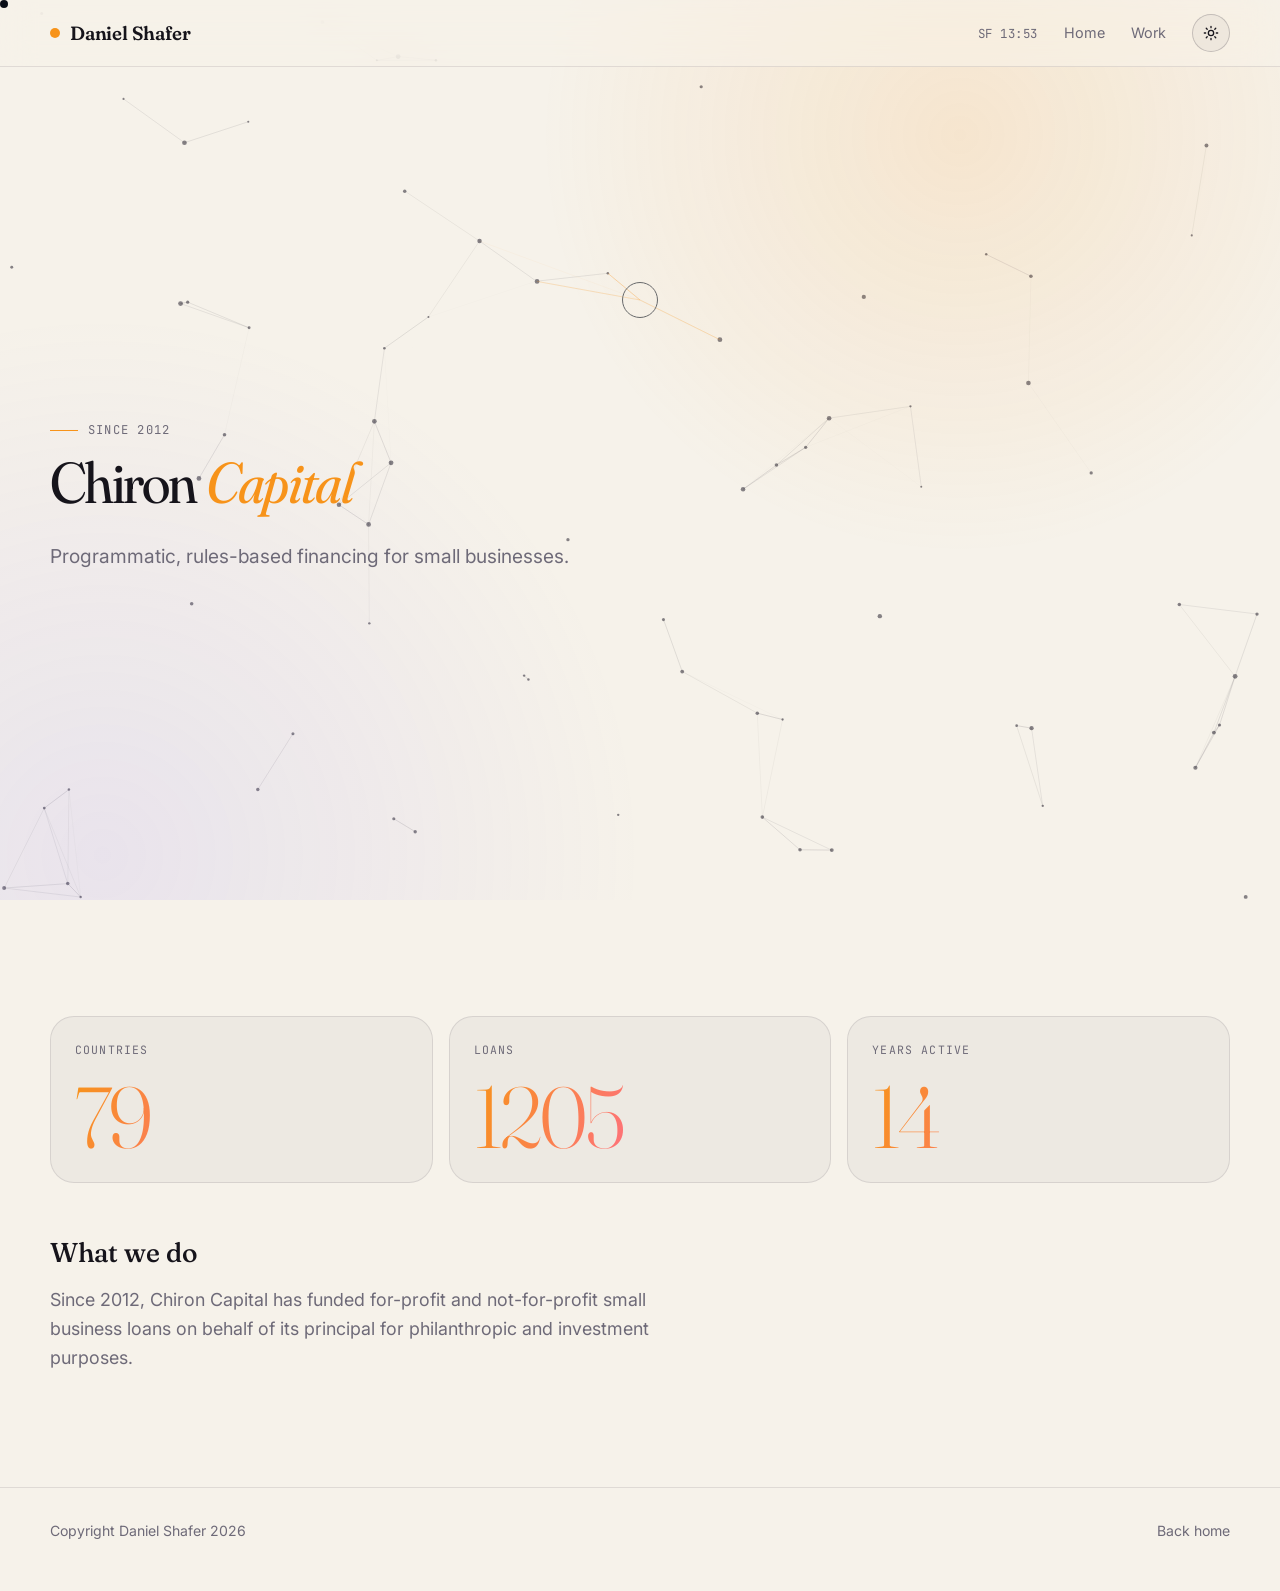
<file: chiron.html>
<!doctype html>
<html lang="en">

<head>
    <meta charset="utf-8">
    <meta name="viewport" content="width=device-width, initial-scale=1.0">
    <meta name="description" content="Chiron Capital: programmatic, rules-based small-business financing since 2012.">
    <meta name="theme-color" content="#0a0a0d">
    <title>Chiron Capital</title>
    <link rel="icon" href="/favicon.svg" type="image/svg+xml">
    <link rel="preconnect" href="https://fonts.googleapis.com">
    <link rel="preconnect" href="https://fonts.gstatic.com" crossorigin>
    <link rel="stylesheet"
        href="https://fonts.googleapis.com/css2?family=Fraunces:ital,opsz,wght,SOFT,WONK@0,9..144,100..900,0..100,0..1;1,9..144,100..900,0..100,0..1&family=Inter:wght@400;500;600&family=JetBrains+Mono:wght@400;500&display=swap">
    <link rel="stylesheet" href="css/site.css?v=7">
</head>

<body>
    <canvas id="field" aria-hidden="true"></canvas>
    <div class="glow" aria-hidden="true"></div>
    <div class="progress" aria-hidden="true"></div>
    <div class="cursor" aria-hidden="true"></div>
    <div class="cursor-ring" aria-hidden="true"></div>

    <header class="nav">
        <div class="wrap">
            <a class="logo" href="/"><span class="dot"></span>Daniel Shafer</a>
            <ul>
                <li><span class="clock"></span></li>
                <li><a class="link" href="/">Home</a></li>
                <li><a class="link" href="/#work">Work</a></li>
                <li>
                    <button class="theme" type="button" aria-label="Toggle light and dark theme">
                        <svg class="moon" viewBox="0 0 24 24" fill="none" stroke="currentColor" stroke-width="2" stroke-linecap="round" stroke-linejoin="round"><path d="M21 12.8A9 9 0 1 1 11.2 3a7 7 0 0 0 9.8 9.8z"/></svg>
                        <svg class="sun" viewBox="0 0 24 24" fill="none" stroke="currentColor" stroke-width="2" stroke-linecap="round" stroke-linejoin="round"><circle cx="12" cy="12" r="4"/><path d="M12 2v2M12 20v2M4.9 4.9l1.4 1.4M17.7 17.7l1.4 1.4M2 12h2M20 12h2M4.9 19.1l1.4-1.4M17.7 6.3l1.4-1.4"/></svg>
                    </button>
                </li>
            </ul>
        </div>
    </header>

    <main>
        <div class="wrap hero">
            <span class="eyebrow">Since 2012</span>
            <h1 class="title page-title">Chiron <em>Capital</em></h1>
            <p class="lede">Programmatic, rules-based financing for small businesses.</p>
        </div>

        <section>
            <div class="wrap">
                <div class="bento stats">
                    <div class="tile s-4 reveal"><span class="k">Countries</span><div class="big">79</div></div>
                    <div class="tile s-4 reveal"><span class="k">Loans</span><div class="big">1205</div></div>
                    <div class="tile s-4 reveal"><span class="k">Years active</span><div class="big" data-years-since="2012">14</div></div>
                </div>
                <div class="prose reveal">
                    <h3>What we do</h3>
                    <p>
                        Since 2012, Chiron Capital has funded for-profit and not-for-profit small business
                        loans on behalf of its principal for philanthropic and investment purposes.
                    </p>
                </div>
            </div>
        </section>
    </main>

    <footer>
        <div class="wrap">
            <span>Copyright Daniel Shafer <span id="year">2026</span></span>
            <span class="links"><a href="/">Back home</a></span>
        </div>
    </footer>

    <script src="js/site.js?v=7"></script>
</body>

</html>
</file>
<file: css/site.css>
/* ------------------------------------------------------------------
   Daniel Shafer, personal site
   One stylesheet for every page. Vanilla CSS, no framework.
   ------------------------------------------------------------------ */

:root {
    --bg: #0a0a0d;
    --bg-2: #121217;
    --bg-3: #1a1a21;
    --ink: #f3efe6;
    --ink-2: #c9c4b8;
    --muted: #8d8a97;
    --line: rgba(255, 255, 255, 0.08);
    --line-2: rgba(255, 255, 255, 0.16);
    --card: rgba(255, 255, 255, 0.035);
    --card-hover: rgba(255, 255, 255, 0.06);
    --amber: #f7931a;
    --amber-2: #ffb547;
    --rose: #ff6b8f;
    --violet: #8b7bff;
    --mint: #5fe3b0;
    --on-amber: #1a1206;
    --radius: 24px;
    --radius-s: 14px;
    --display: "Fraunces", Georgia, serif;
    --sans: "Inter", -apple-system, BlinkMacSystemFont, "Segoe UI", sans-serif;
    --mono: "JetBrains Mono", ui-monospace, Menlo, monospace;
    --ease: cubic-bezier(0.22, 1, 0.36, 1);
    --node: 255, 255, 255;
    color-scheme: dark;
}

:root[data-theme="light"] {
    --bg: #f6f2ea;
    --bg-2: #ede7db;
    --bg-3: #e3dccd;
    --ink: #16141b;
    --ink-2: #3b3843;
    --muted: #6e6a78;
    --line: rgba(20, 16, 30, 0.1);
    --line-2: rgba(20, 16, 30, 0.2);
    --card: rgba(20, 16, 30, 0.035);
    --card-hover: rgba(20, 16, 30, 0.06);
    --node: 20, 16, 30;
    color-scheme: light;
}

*, *::before, *::after { box-sizing: border-box; margin: 0; padding: 0; }

html { scroll-behavior: smooth; }

body {
    background: var(--bg);
    color: var(--ink);
    font-family: var(--sans);
    font-size: 17px;
    line-height: 1.6;
    -webkit-font-smoothing: antialiased;
    overflow-x: hidden;
    transition: background 0.5s, color 0.5s;
}

a { color: inherit; }
img { max-width: 100%; display: block; }
::selection { background: var(--amber); color: var(--on-amber); }

.wrap { width: min(1180px, 100% - 40px); margin-inline: auto; }

/* ---------- ambient layers ---------- */
#field {
    position: fixed;
    inset: 0;
    z-index: -2;
    width: 100%;
    height: 100%;
}
.glow {
    position: fixed;
    inset: 0;
    z-index: -1;
    pointer-events: none;
    background:
        radial-gradient(700px circle at var(--mx, 75%) var(--my, 15%), rgba(247, 147, 26, 0.13), transparent 60%),
        radial-gradient(900px circle at 8% 95%, rgba(139, 123, 255, 0.12), transparent 60%);
}
.progress {
    position: fixed;
    top: 0;
    left: 0;
    height: 2px;
    width: 100%;
    z-index: 30;
    transform-origin: 0 50%;
    transform: scaleX(var(--p, 0));
    background: linear-gradient(90deg, var(--amber), var(--rose), var(--violet));
}

/* ---------- cursor ---------- */
.cursor, .cursor-ring {
    position: fixed;
    top: 0;
    left: 0;
    pointer-events: none;
    z-index: 40;
    border-radius: 50%;
    mix-blend-mode: difference;
}
.cursor { width: 8px; height: 8px; background: #fff; }
.cursor-ring {
    width: 36px;
    height: 36px;
    border: 1.5px solid #fff;
    opacity: 0.6;
    transition: width 0.25s var(--ease), height 0.25s var(--ease), opacity 0.25s;
}
body.is-hovering .cursor-ring { width: 64px; height: 64px; opacity: 0.9; }
@media (hover: none), (pointer: coarse) { .cursor, .cursor-ring { display: none; } }

/* ---------- nav ---------- */
.nav {
    position: sticky;
    top: 0;
    z-index: 20;
    backdrop-filter: blur(16px) saturate(140%);
    -webkit-backdrop-filter: blur(16px) saturate(140%);
    background: color-mix(in srgb, var(--bg) 65%, transparent);
    border-bottom: 1px solid var(--line);
}
.nav .wrap {
    display: flex;
    align-items: center;
    justify-content: space-between;
    gap: 20px;
    height: 66px;
}
.logo {
    display: inline-flex;
    align-items: center;
    gap: 10px;
    white-space: nowrap;
    font-family: var(--display);
    font-variation-settings: "opsz" 48, "wght" 600, "SOFT" 60, "WONK" 1;
    font-size: 1.2rem;
    text-decoration: none;
    letter-spacing: -0.01em;
}
.logo .dot {
    width: 10px;
    height: 10px;
    border-radius: 50%;
    background: var(--amber);
    box-shadow: 0 0 0 0 rgba(247, 147, 26, 0.7);
    animation: pulse 2.4s infinite;
}
@keyframes pulse {
    70% { box-shadow: 0 0 0 12px rgba(247, 147, 26, 0); }
    100% { box-shadow: 0 0 0 0 rgba(247, 147, 26, 0); }
}
.nav ul { display: flex; align-items: center; gap: 26px; list-style: none; min-width: 0; flex-shrink: 1; }
.nav a.link {
    position: relative;
    font-size: 0.9rem;
    color: var(--muted);
    text-decoration: none;
    transition: color 0.2s;
}
.nav a.link::after {
    content: "";
    position: absolute;
    left: 0;
    bottom: -6px;
    width: 100%;
    height: 1px;
    background: var(--amber);
    transform: scaleX(0);
    transform-origin: right;
    transition: transform 0.3s var(--ease);
}
.nav a.link:hover { color: var(--ink); }
.nav a.link:hover::after { transform: scaleX(1); transform-origin: left; }
.clock {
    font-family: var(--mono);
    font-size: 0.78rem;
    color: var(--muted);
    letter-spacing: 0.04em;
    display: none;
}
@media (min-width: 700px) { .clock { display: inline; } }
.theme {
    width: 38px;
    height: 38px;
    border-radius: 50%;
    border: 1px solid var(--line-2);
    background: var(--card);
    color: var(--ink);
    cursor: pointer;
    display: grid;
    place-items: center;
    transition: transform 0.3s var(--ease), background 0.2s;
}
.theme:hover { transform: rotate(25deg); background: var(--card-hover); }
.theme svg { width: 16px; height: 16px; }
.theme .sun { display: none; }
:root[data-theme="light"] .theme .sun { display: block; }
:root[data-theme="light"] .theme .moon { display: none; }

/* ---------- hero ---------- */
.hero {
    min-height: calc(100svh - 66px);
    display: grid;
    align-content: center;
    padding: clamp(56px, 10vw, 120px) 0 clamp(48px, 8vw, 96px);
}
.eyebrow {
    display: inline-flex;
    align-items: center;
    gap: 10px;
    font-family: var(--mono);
    font-size: 0.76rem;
    letter-spacing: 0.1em;
    text-transform: uppercase;
    color: var(--muted);
}
.eyebrow::before {
    content: "";
    width: 28px;
    height: 1px;
    background: var(--amber);
}
.name {
    font-family: var(--display);
    font-size: clamp(3.4rem, 13vw, 11rem);
    line-height: 0.92;
    letter-spacing: -0.045em;
    margin: 22px 0 30px;
    font-variation-settings: "opsz" 144, "wght" 400, "SOFT" 30, "WONK" 0;
}
.name .w { display: inline-block; white-space: nowrap; }
.name .c {
    display: inline-block;
    transition: font-variation-settings 0.5s var(--ease), color 0.3s;
    font-variation-settings: "opsz" 144, "wght" var(--wg, 400), "SOFT" var(--sf, 30), "WONK" 0;
}
.name .c.on { color: var(--amber); }
.roles {
    display: flex;
    flex-wrap: wrap;
    align-items: baseline;
    gap: 14px;
    font-family: var(--display);
    font-size: clamp(1.3rem, 3vw, 2rem);
    font-variation-settings: "opsz" 48, "wght" 300, "SOFT" 100, "WONK" 1;
    color: var(--ink-2);
}
.roles .role {
    position: relative;
    color: var(--ink);
    font-style: italic;
    min-width: 7ch;
}
.roles .role::after {
    content: "";
    display: inline-block;
    width: 2px;
    height: 0.9em;
    margin-left: 4px;
    background: var(--amber);
    vertical-align: -0.12em;
    animation: blink 1.1s steps(2) infinite;
}
@keyframes blink { 50% { opacity: 0; } }
.lede {
    max-width: 40rem;
    margin-top: 28px;
    font-size: clamp(1.02rem, 1.8vw, 1.2rem);
    color: var(--muted);
}
.lede strong { color: var(--ink); font-weight: 500; }
.cta { display: flex; flex-wrap: wrap; gap: 12px; margin-top: 38px; }

/* buttons */
.btn {
    position: relative;
    display: inline-flex;
    align-items: center;
    gap: 10px;
    padding: 14px 24px;
    border-radius: 999px;
    font-size: 0.95rem;
    font-weight: 500;
    text-decoration: none;
    border: 1px solid var(--line-2);
    background: var(--card);
    color: var(--ink);
    cursor: pointer;
    overflow: hidden;
    transition: border-color 0.2s, transform 0.15s;
    will-change: transform;
}
.btn > span { position: relative; z-index: 1; }
.btn::before {
    content: "";
    position: absolute;
    inset: 0;
    background: var(--amber);
    transform: translateY(102%);
    transition: transform 0.4s var(--ease);
}
.btn:hover { border-color: var(--amber); color: var(--on-amber); }
.btn:hover::before { transform: translateY(0); }
.btn.primary { background: var(--amber); border-color: var(--amber); color: var(--on-amber); font-weight: 600; }
.btn.primary::before { background: var(--amber-2); }
.btn .arrow { transition: transform 0.3s var(--ease); }
.btn:hover .arrow { transform: translate(3px, -3px); }

/* ---------- scroll hint ---------- */
.hint {
    margin-top: clamp(40px, 8vw, 80px);
    display: inline-flex;
    align-items: center;
    gap: 12px;
    font-family: var(--mono);
    font-size: 0.72rem;
    letter-spacing: 0.1em;
    text-transform: uppercase;
    color: var(--muted);
}
.hint i {
    width: 1px;
    height: 48px;
    background: linear-gradient(var(--amber), transparent);
    animation: drip 1.8s var(--ease) infinite;
    transform-origin: top;
}
@keyframes drip { 0% { transform: scaleY(0); } 50% { transform: scaleY(1); } 100% { transform: scaleY(0); transform-origin: bottom; } }

/* ---------- marquee ---------- */
.marquee {
    border-block: 1px solid var(--line);
    overflow: hidden;
    width: 100%;
    contain: inline-size;
    padding: 16px 0;
    mask-image: linear-gradient(90deg, transparent, #000 12%, #000 88%, transparent);
    -webkit-mask-image: linear-gradient(90deg, transparent, #000 12%, #000 88%, transparent);
}
.track {
    display: flex;
    gap: 48px;
    width: max-content;
    animation: scroll 32s linear infinite;
    font-family: var(--display);
    font-variation-settings: "opsz" 48, "wght" 400, "SOFT" 100, "WONK" 1;
    font-size: 1.35rem;
    color: var(--ink-2);
}
.marquee:hover .track { animation-play-state: paused; }
.track span { display: inline-block; white-space: nowrap; }
.track span::after { content: "\2726"; color: var(--amber); font-size: 0.8em; margin-left: 48px; vertical-align: middle; }
.track em { font-style: italic; color: var(--amber); }
@keyframes scroll { to { transform: translateX(-50%); } }

/* ---------- sections ---------- */
section { padding: clamp(64px, 9vw, 120px) 0; }
.sec-head {
    display: flex;
    align-items: flex-end;
    justify-content: space-between;
    gap: 24px;
    margin-bottom: 36px;
}
h2.title, h1.title {
    font-family: var(--display);
    font-variation-settings: "opsz" 96, "wght" 400, "SOFT" 40, "WONK" 1;
    font-size: clamp(2rem, 5vw, 3.6rem);
    line-height: 1.02;
    letter-spacing: -0.03em;
    max-width: 20ch;
    margin-top: 14px;
}
h2.title em, h1.title em { font-style: italic; color: var(--amber); }
.sec-head .idx {
    font-family: var(--mono);
    font-size: 0.8rem;
    color: var(--muted);
    white-space: nowrap;
}

/* ---------- bento ---------- */
.bento {
    display: grid;
    grid-template-columns: repeat(12, 1fr);
    grid-auto-rows: minmax(150px, auto);
    gap: 16px;
}
.tile {
    position: relative;
    display: flex;
    flex-direction: column;
    border-radius: var(--radius);
    border: 1px solid var(--line);
    background: var(--card);
    padding: 24px;
    overflow: hidden;
    text-decoration: none;
    color: inherit;
    transition: border-color 0.3s, background 0.3s, transform 0.5s var(--ease);
    transform-style: preserve-3d;
}
.tile::after {
    content: "";
    position: absolute;
    inset: 0;
    border-radius: inherit;
    background: radial-gradient(420px circle at var(--cx, 50%) var(--cy, 50%), rgba(247, 147, 26, 0.14), transparent 60%);
    opacity: 0;
    transition: opacity 0.4s;
    pointer-events: none;
}
.tile:hover { border-color: var(--line-2); background: var(--card-hover); }
.tile:hover::after { opacity: 1; }
.tile > * { position: relative; z-index: 1; }
.tile .k {
    font-family: var(--mono);
    font-size: 0.72rem;
    letter-spacing: 0.1em;
    text-transform: uppercase;
    color: var(--muted);
    margin-bottom: auto;
}
.tile h3 {
    font-family: var(--display);
    font-variation-settings: "opsz" 48, "wght" 500, "SOFT" 40, "WONK" 1;
    font-size: 1.5rem;
    letter-spacing: -0.01em;
    line-height: 1.1;
    margin-top: 18px;
}
.tile p { color: var(--muted); font-size: 0.95rem; margin-top: 10px; line-height: 1.5; }
.tile .go {
    position: absolute;
    top: 18px;
    right: 18px;
    width: 38px;
    height: 38px;
    border-radius: 50%;
    border: 1px solid var(--line-2);
    display: grid;
    place-items: center;
    color: var(--ink);
    transition: background 0.3s, color 0.3s, transform 0.4s var(--ease);
    z-index: 2;
}
.tile:hover .go { background: var(--amber); color: var(--on-amber); transform: rotate(45deg); }
.tile .big {
    font-family: var(--display);
    font-variation-settings: "opsz" 144, "wght" 300, "SOFT" 0, "WONK" 0;
    font-size: clamp(3rem, 7vw, 5.4rem);
    line-height: 0.95;
    letter-spacing: -0.04em;
    margin-top: 16px;
    background: linear-gradient(110deg, var(--amber), var(--rose) 60%, var(--violet));
    -webkit-background-clip: text;
    background-clip: text;
    color: transparent;
}
.tile .big small { font-size: 0.4em; letter-spacing: 0; }

/* tile spans */
.s-12 { grid-column: span 12; }
.s-8 { grid-column: span 8; }
.s-7 { grid-column: span 7; }
.s-6 { grid-column: span 6; }
.s-5 { grid-column: span 5; }
.s-4 { grid-column: span 4; }
.s-3 { grid-column: span 3; }
.r-2 { grid-row: span 2; }
@media (max-width: 980px) {
    .s-8, .s-7, .s-6, .s-5 { grid-column: span 12; }
    .s-4, .s-3 { grid-column: span 6; }
}
@media (max-width: 560px) {
    .nav ul { gap: 14px; }
    .nav .wrap { height: 60px; }
    .nav a.link { font-size: 0.84rem; }
    .nav li.optional { display: none; }
    .logo { font-size: 1.05rem; }
    .bento { gap: 12px; }
    .s-4, .s-3 { grid-column: span 12; }
}

/* project tiles with image */
.tile.proj { padding: 0; min-height: 300px; }
.tile.proj .shot {
    flex: 1;
    min-height: 180px;
    background: var(--bg-2);
    overflow: hidden;
}
.tile.proj .shot img {
    width: 100%;
    height: 100%;
    object-fit: cover;
    object-position: top;
    transform: scale(1.02);
    filter: saturate(0.9);
    transition: transform 0.8s var(--ease), filter 0.5s;
}
.tile.proj:hover .shot img { transform: scale(1.07); filter: saturate(1.05); }
.tile.proj .body { padding: 20px 24px 24px; }
.tile.proj .body .k { margin-bottom: 8px; }
.tile.proj h3 { margin-top: 0; }

/* about tile */
.tile.about { padding: 28px; }
.tile.about p { font-size: 1.02rem; color: var(--ink-2); }
.tile.about p + p { margin-top: 12px; }
.tile.about a { color: var(--ink); text-decoration-color: var(--amber); text-underline-offset: 4px; }
.tile.about .portrait {
    position: relative;
    width: 120px;
    height: 120px;
    margin-bottom: 18px;
}
.tile.about .portrait::before {
    content: "";
    position: absolute;
    inset: -8px;
    border-radius: 50%;
    background: conic-gradient(from 0deg, var(--amber), var(--rose), var(--violet), var(--mint), var(--amber));
    animation: spin 10s linear infinite;
}
.tile.about .portrait::after {
    content: "";
    position: absolute;
    inset: -4px;
    border-radius: 50%;
    background: var(--bg);
}
.tile.about .portrait img {
    position: relative;
    z-index: 1;
    width: 100%;
    height: 100%;
    border-radius: 50%;
    object-fit: cover;
}
@keyframes spin { to { transform: rotate(1turn); } }

/* stack chips */
.chips { display: flex; flex-wrap: wrap; gap: 8px; margin-top: 16px; }
.chip {
    font-family: var(--mono);
    font-size: 0.74rem;
    padding: 7px 12px;
    border-radius: 999px;
    border: 1px solid var(--line-2);
    color: var(--ink-2);
    transition: background 0.2s, color 0.2s, border-color 0.2s, transform 0.3s var(--ease);
}
.chip:hover { background: var(--amber); color: var(--on-amber); border-color: var(--amber); transform: translateY(-2px); }

/* github tile */
.tile.gh .big { font-size: clamp(1.8rem, 3vw, 2.6rem); }
.heat {
    display: grid;
    grid-auto-flow: column;
    grid-template-rows: repeat(7, 1fr);
    gap: 3px;
    margin-top: auto;
    padding-top: 18px;
    opacity: 0;
    transition: opacity 0.6s var(--ease);
}
.heat.ready { opacity: 1; }
.heat i { display: block; aspect-ratio: 1; border-radius: 2px; background: var(--line); }
.heat .l1 { background: rgba(247, 147, 26, 0.3); }
.heat .l2 { background: rgba(247, 147, 26, 0.55); }
.heat .l3 { background: rgba(247, 147, 26, 0.8); }
.heat .l4 { background: var(--amber); }

/* now tile list */
.now { list-style: none; margin-top: 14px; }
.now li {
    position: relative;
    padding: 10px 0 10px 28px;
    border-top: 1px solid var(--line);
    font-size: 0.95rem;
    color: var(--ink-2);
}
.now li::before { content: "\2192"; color: var(--amber); position: absolute; left: 0; top: 10px; }
.now li a { color: var(--ink); text-decoration-color: var(--amber); text-underline-offset: 4px; }

/* contact tile */
.tile.contact { align-items: flex-start; justify-content: flex-end; min-height: 260px; }
.tile.contact h3 {
    font-size: clamp(2rem, 4.5vw, 3.2rem);
    font-variation-settings: "opsz" 96, "wght" 400, "SOFT" 60, "WONK" 1;
    letter-spacing: -0.03em;
}
.tile.contact .cta { margin-top: 24px; }

/* ---------- footer ---------- */
footer { border-top: 1px solid var(--line); padding: 32px 0 48px; color: var(--muted); font-size: 0.88rem; }
footer .wrap { display: flex; flex-wrap: wrap; gap: 16px; justify-content: space-between; align-items: center; }
footer .links { display: flex; gap: 22px; }
footer a { text-decoration: none; transition: color 0.2s; }
footer a:hover { color: var(--amber); }
footer .mono { font-family: var(--mono); font-size: 0.76rem; }

/* ---------- reveal ---------- */
.reveal { opacity: 0; transform: translateY(26px); transition: opacity 0.9s var(--ease), transform 0.9s var(--ease); }
.reveal.in { opacity: 1; transform: none; }
.reveal[data-d="1"] { transition-delay: 0.08s; }
.reveal[data-d="2"] { transition-delay: 0.16s; }
.reveal[data-d="3"] { transition-delay: 0.24s; }
.reveal[data-d="4"] { transition-delay: 0.32s; }

/* ---------- sub pages ---------- */
.prose { max-width: 42rem; color: var(--muted); font-size: 1.12rem; }
.prose h3 {
    font-family: var(--display);
    font-variation-settings: "opsz" 48, "wght" 500, "SOFT" 40, "WONK" 1;
    font-size: 1.7rem;
    color: var(--ink);
    margin-bottom: 12px;
}
.team { display: grid; grid-template-columns: repeat(auto-fit, minmax(200px, 1fr)); gap: 16px; }
.member { text-align: center; padding: 30px 20px; }
.member img { width: 118px; height: 118px; object-fit: cover; border-radius: 50%; margin: 0 auto 18px; border: 3px solid var(--line-2); }
.member b { display: block; font-family: var(--display); font-variation-settings: "opsz" 48, "wght" 500; font-size: 1.2rem; }
.member span { color: var(--muted); font-size: 0.9rem; }

@media (prefers-reduced-motion: reduce) {
    *, *::before, *::after { animation: none !important; transition: none !important; }
    .reveal { opacity: 1; transform: none; }
    #field { display: none; }
}

/* vesper tile */
.tile.vesper {
    padding: 28px;
    background: linear-gradient(160deg, rgba(247, 147, 26, 0.12), var(--card) 55%);
}
.tile.vesper h3 {
    font-size: clamp(1.6rem, 2.4vw, 2.2rem);
    font-variation-settings: "opsz" 72, "wght" 500, "SOFT" 60, "WONK" 1;
    margin-top: 16px;
    max-width: 22ch;
}
.tile.vesper p { font-size: 1rem; color: var(--ink-2); margin-top: 14px; max-width: 58ch; }
.tile.vesper .chips { margin-top: auto; padding-top: 20px; }
.tile.vesper .k { margin-bottom: 0; }
.tile.vesper .facts {
    display: grid;
    grid-template-columns: repeat(3, 1fr);
    gap: 14px;
    margin-top: auto;
    padding-top: 28px;
}
.tile.vesper .facts div {
    padding: 14px 16px;
    border-radius: 14px;
    background: color-mix(in srgb, var(--card) 40%, transparent);
    border: 1px solid var(--line);
}
.tile.vesper .facts b { display: block; font-family: var(--mono); font-size: 0.72rem; letter-spacing: 0.08em; text-transform: uppercase; color: var(--amber); font-weight: 500; }
.tile.vesper .facts span { display: block; margin-top: 8px; font-size: 0.9rem; line-height: 1.4; color: var(--ink-2); }
.tile.vesper .chips { margin-top: 0; padding-top: 18px; }
@media (max-width: 720px) { .tile.vesper .facts { grid-template-columns: 1fr; } }

/* a11y + sub-pages */
.sr-only { position: absolute; width: 1px; height: 1px; overflow: hidden; clip: rect(0 0 0 0); white-space: nowrap; }
.idx.corner { position: absolute; top: 24px; right: 24px; font-family: var(--mono); font-size: 0.8rem; color: var(--muted); }
.tile.contact h3 em { color: var(--amber); }
.page-title { font-size: clamp(3rem, 9vw, 7rem); max-width: none; }
.bento.stats { margin-bottom: 48px; }
.chip[href] { text-decoration: none; }
.tile .more { margin-top: 16px; font-size: 0.85rem; }
.tile .more a { color: var(--ink); text-decoration-color: var(--amber); text-underline-offset: 4px; }
</file>
